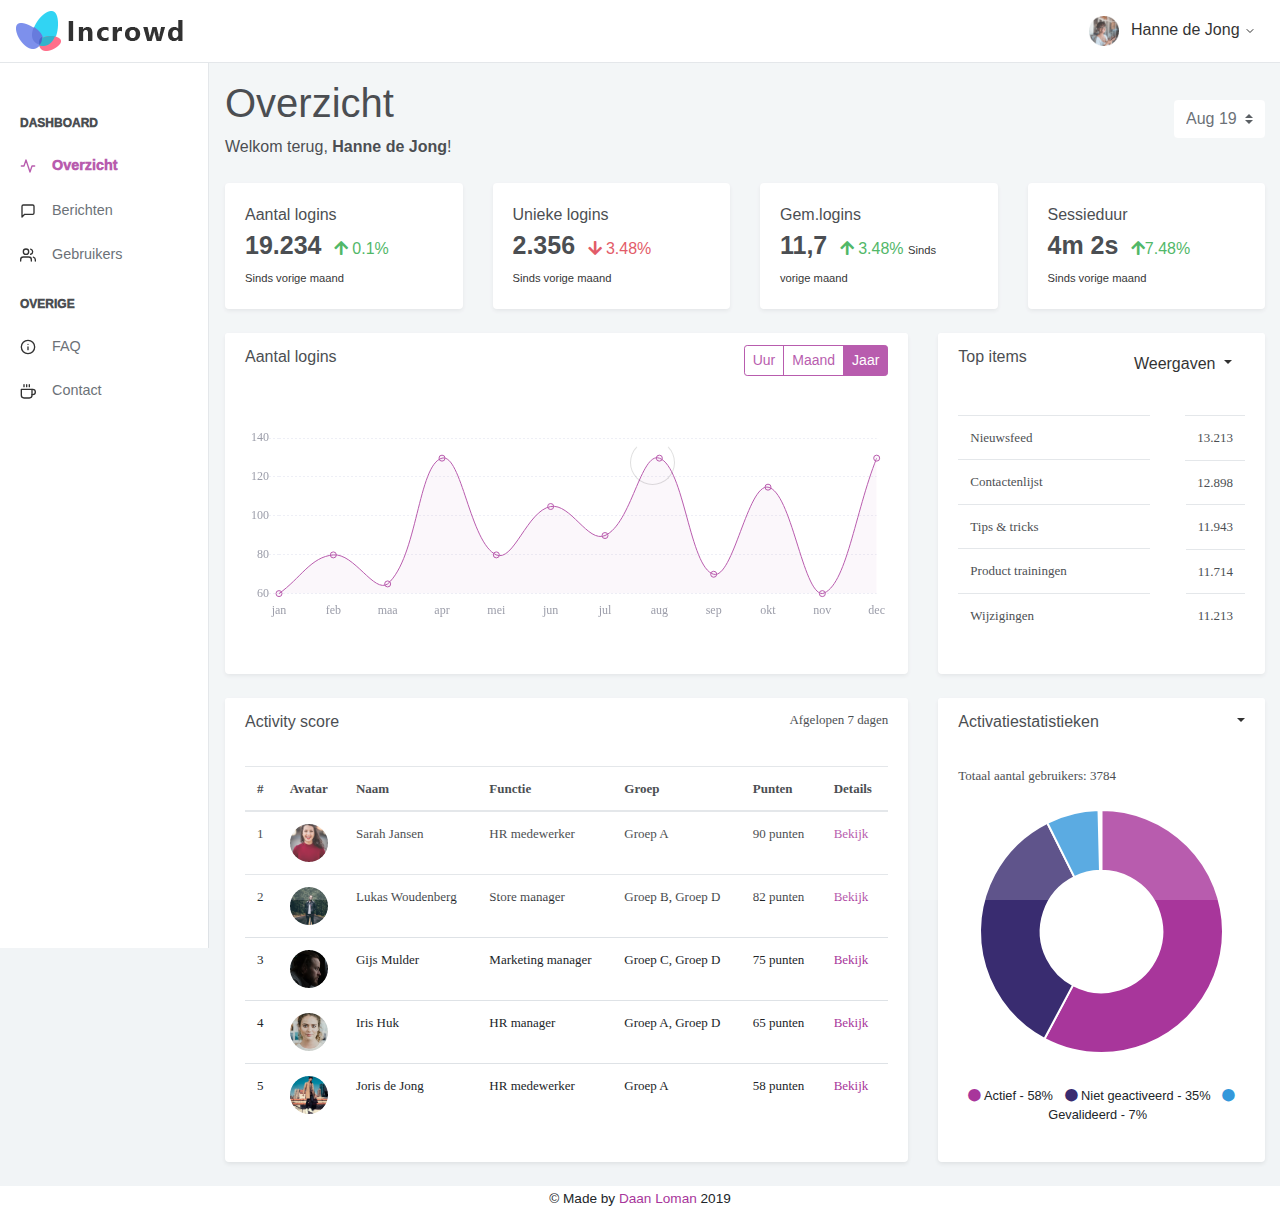
<file: index.html>
<!doctype html>
<html lang="en">

<head>
    <meta charset="utf-8">
    <meta name="viewport" content="width=device-width, initial-scale=1, shrink-to-fit=no">
    <meta name="description" content="">
    <meta name="author" content="Daan Loman">
    <title>Incrowd · User Dashboard</title>


    <!-- Bootstrap core CSS -->
    <link href="css/bootstrap.min.css" rel="stylesheet">

    <!-- Custom styles for this template -->
    <link href="css/style.css" rel="stylesheet">


    <!-- Font Awesome -->
    <link rel="stylesheet" href="https://use.fontawesome.com/releases/v5.11.2/css/all.css">
</head>

<body>

    <!-- PRE LOADER -->
    <section class="preloader">
        <div class="spinner">
            <span class="spinner-rotate"></span>
        </div>
    </section>

    <div class="d-flex" id="wrapper">

        <!-- Sidebar -->
        <div class="bg-white border-right mt-5" id="sidebar-wrapper">

            <div class="list-group list-group-flush mt-5">

                <li class="nav-small-cap">Dashboard</li>

                <a href="index.html" class="list-group-item list-group-item-action border-0 active"><img class="mr-3"
                        src="assets/icons/activity-purple.svg">Overzicht</a>
                <a href="berichten.html" class="list-group-item list-group-item-action border-0"><img class="mr-3"
                        src="assets/icons/message-square.svg">Berichten</a>
                <a href="gebruikers.html" class="list-group-item list-group-item-action border-0"><img class="mr-3"
                        src="assets/icons/users.svg">Gebruikers</a>

                <li class="nav-small-cap">Overige</li>

                <a href="#" class="list-group-item list-group-item-action border-0"><img class="mr-3"
                        src="assets/icons/info.svg">FAQ</a>
                <a href="#" class="list-group-item list-group-item-action border-0"><img class="mr-3"
                        src="assets/icons/coffee.svg">Contact</a>

            </div>
        </div>
        <!-- sidebar-wrapper -->

        <!-- Page Content -->
        <div id="page-content-wrapper">

            <nav class="navbar navbar-expand-lg bg-white border-bottom sticky-top">

                <div class="sidebar-heading"><img src="assets/logo-incrowd-bold.png"> </div>

                <button class="btn" id="menu-toggle"><i class="fas fa-bars"></i></button>

                <!-- Show logo in middle on mobile -->


                <div class="navbar-logo"><img src="assets/logo-incrowd-bold.png"></div>

                <button class="navbar-toggler" type="button" data-toggle="collapse"
                    data-target="#navbarSupportedContent" aria-controls="navbarSupportedContent" aria-expanded="false"
                    aria-label="Toggle navigation">
                    <i class="fas fa-ellipsis-h"></i>
                </button>



                <div class="collapse navbar-collapse" id="navbarSupportedContent">
                    <ul class="navbar-nav ml-auto mt-2 mt-lg-0">
                        <li class="nav-item dropdown">
                            <a class="nav-link black" href="#" id="navbarDropdown" role="button" data-toggle="dropdown"
                                aria-haspopup="true" aria-expanded="false">
                                <img class="mr-2" width="30px" height="30px" src="assets/Avatar.png">
                                Hanne de Jong <img src="assets/icons/chevron-down.svg">
                            </a>
                            <div class="dropdown-menu dropdown-menu-right" aria-labelledby="navbarDropdown">
                                <a class="dropdown-item" href="#"><img class="mr-2"
                                        src="assets/icons/user.svg">Profiel</a>
                                <a class="dropdown-item" href="#"><img class="mr-2"
                                        src="assets/icons/settings.svg">Instellingen</a>
                                <div class="dropdown-divider"></div>
                                <a class="dropdown-item" href="#"><img class="mr-2"
                                        src="assets/icons/log-out.svg">Loguit</a>
                            </div>
                        </li>
                    </ul>
                </div>
            </nav>

            <!-- Place dynamic content here -->
            <div class="container-fluid content">
                <!-- Page Heading -->
                <div class="row mt-3">
                    <div class="col-md-5 mb-2">
                        <h1 class="page-title">Overzicht</h1>
                        <p class="text-gray">Welkom terug, <strong>Hanne de Jong</strong>!</p>
                    </div>
                    <div class="col-md-7 mb-4 align-self-center">
                        <div class="customize-input fl-btn">
                            <select
                                class="custom-select custom-select-set form-control bg-white border-0 custom-shadow custom-radius">
                                <option selected="">Aug 19</option>
                                <option value="1">Jul 19</option>
                                <option value="2">Jun 19</option>
                            </select>
                        </div>
                    </div>
                </div>

                <div class="row">
                    <div class="col-xl-3 col-md-6 mb-4">
                        <div class="card card-stats border-0 shadow-sm">
                            <!-- Card body -->
                            <div class="card-body">
                                <div class="row">
                                    <div class="col">
                                        <p class="mb-0">Aantal logins</p>
                                        <span class="widget-numbers mr-2">19.234</span>
                                        <span class="text-success mr-2"><i class="fa fa-arrow-up"></i> 0.1%
                                            <span class="difference-text">Sinds vorige maand</span>
                                        </span>
                                    </div>
                                    <div class="col-auto">
                                        <div class="icon">

                                        </div>
                                    </div>
                                </div>
                            </div>
                        </div>
                    </div>
                    <div class="col-xl-3 col-md-6 mb-4">
                        <div class="card card-stats border-0 shadow-sm">
                            <!-- Card body -->
                            <div class="card-body">
                                <div class="row">
                                    <div class="col">
                                        <p class="mb-0">Unieke logins</p>
                                        <span class="widget-numbers mr-2">2.356</span>
                                        <span class="text-danger mr-2"><i class="fa fa-arrow-down"></i> 3.48%
                                            <span class="difference-text">Sinds vorige maand</span>
                                        </span>
                                    </div>
                                    <div class="col-auto">
                                        <div class="icon">

                                        </div>
                                    </div>
                                </div>
                            </div>
                        </div>
                    </div>
                    <div class="col-xl-3 col-md-6 mb-4">
                        <div class="card card-stats border-0 shadow-sm">
                            <!-- Card body -->
                            <div class="card-body">
                                <div class="row">
                                    <div class="col">
                                        <p class="mb-0">Gem.logins</p>
                                        <span class="widget-numbers mr-2">11,7</span>
                                        <span class="text-success mr-2"><i class="fa fa-arrow-up"></i> 3.48%
                                            <span class="difference-text">Sinds vorige maand</span>
                                        </span>
                                    </div>
                                    <div class="col-auto">
                                        <div class="icon">

                                        </div>
                                    </div>
                                </div>
                            </div>
                        </div>
                    </div>
                    <div class="col-xl-3 col-md-6 mb-4">
                        <div class="card card-stats border-0 shadow-sm">
                            <!-- Card body -->
                            <div class="card-body">
                                <div class="row">
                                    <div class="col">
                                        <p class="mb-0">Sessieduur</p>
                                        <span class="widget-numbers mr-2">4m 2s</span>
                                        <span class="text-success mr-2"><i class="fa fa-arrow-up"></i>7.48%
                                            <span class="difference-text">Sinds vorige maand</span>
                                        </span>
                                    </div>
                                    <div class="col-auto">
                                        <div class="icon">

                                        </div>
                                    </div>
                                </div>
                            </div>
                        </div>
                    </div>
                </div>
                <!-- End of row -->

                <div class="row">
                    <div class="col-xl-8 col-lg-12 mb-4 d-flex">
                        <div class="card shadow-sm border-0 flex-fill">
                            <div class="card-header bg-white border-0">
                                <div class="float-left">
                                    <div class="widget-heading">Aantal logins</div>
                                </div>
                                <div class="btn-group float-right">
                                    <button class="btn btn-sm brand-btn btn-simple" onclick="perUur()">Uur</button>
                                    <button class="btn btn-sm brand-btn btn-simple" onclick="perMaand()">Maand</button>
                                    <button class="btn btn-sm brand-btn btn-simple active"
                                        onclick="perJaar()">Jaar</button>
                                </div>
                            </div>
                            <div class="card-body mt-4">
                                <canvas id="myChart"></canvas>
                            </div>
                        </div>
                    </div>
                    <div class="col-xl-4 col-lg-12">
                        <div class="card shadow-sm mb-4 border-0">
                            <div class="card-header bg-white border-0">
                                <div class="float-left">
                                    <div class="widget-heading">Top items</div>
                                </div>
                                <div class="float-right">
                                    <div class="float-right">
                                        <button type="button" class="btn btn-outline-custom">
                                            <div class="dropdown no-arrow">
                                                <a class="dropdown-toggle" href="#" role="button" id="dropdownMenuLink"
                                                    data-toggle="dropdown" aria-haspopup="true" aria-expanded="false">
                                                    <i class="fa-sm fa-fw text-gray-400"></i>Weergaven
                                                </a>
                                                <div class="dropdown-menu dropdown-menu-right shadow animated--fade-in"
                                                    aria-labelledby="dropdownMenuLink" x-placement="bottom-end"
                                                    style="position: absolute; will-change: transform; top: 0px; left: 0px; transform: translate3d(17px, 18px, 0px);">
                                                    <div class="dropdown-header">Selecteer activiteit</div>
                                                    <a class="dropdown-item" href="#">Weergaven</a>
                                                    <a class="dropdown-item" href="#">Likes</a>
                                                    <a class="dropdown-item" href="#">Reacties</a>
                                                </div>
                                            </div>
                                        </button>
                                    </div>
                                </div>
                            </div>
                            <div class="card-body">
                                <table class="table" id="dataTable" width="100%" cellspacing="0">


                                    <tbody>
                                        <tr class="custom-table-text">
                                            <td>Nieuwsfeed</td>
                                            <td class="float-right">13.213</td>
                                        </tr>
                                        <tr class="custom-table-text">
                                            <td>Contactenlijst</td>
                                            <td class="float-right">12.898</td>
                                        </tr>
                                        <tr class="custom-table-text">
                                            <td>Tips & tricks</td>
                                            <td class="float-right">11.943</td>
                                        </tr>
                                        <tr class="custom-table-text">
                                            <td>Product trainingen</td>
                                            <td class="float-right">11.714</td>
                                        </tr>
                                        <tr class="custom-table-text">
                                            <td>Wijzigingen</td>
                                            <td class="float-right">11.213</td>
                                        </tr>
                                    </tbody>
                                </table>
                            </div>
                        </div>
                    </div>

                </div>
                <!-- End of row -->

                <div class="row">
                    <div class="col-xl-8 col-lg-12">
                        <div class="card shadow-sm mb-4 border-0">
                            <div class="card-header bg-white border-0">
                                <div class="float-left">
                                    <div class="widget-heading">Activity score</div>
                                </div>
                                <div class="float-right">
                                    <div class="widget-subheading">Afgelopen 7 dagen</div>
                                </div>
                            </div>
                            <div class="card-body">
                                <div class="table-responsive">
                                    <table class="table" id="dataTable" width="100%" cellspacing="0">
                                        <thead>
                                            <tr class="custom-table-text">
                                                <th class="d-none d-sm-table-cell">#</th>
                                                <th>Avatar</th>
                                                <th>Naam</th>
                                                <th class="d-none d-sm-table-cell">Functie</th>
                                                <th class="d-none d-sm-table-cell">Groep</th>
                                                <th>Punten</th>
                                                <th class="d-none d-sm-table-cell">Details</th>
                                            </tr>
                                        </thead>
                                        <tbody>
                                            <tr class="custom-table-text">
                                                <td class="d-none d-sm-table-cell">1</td>
                                                <td><img src="assets/employee1.png"></td>
                                                <td>Sarah Jansen</td>
                                                <td class="d-none d-sm-table-cell">HR medewerker</td>
                                                <td class="d-none d-sm-table-cell">Groep A</td>
                                                <td>90 punten</td>
                                                <td class="d-none d-sm-table-cell"><a class="modal-link"
                                                        data-toggle="modal" data-target="#exampleModalLong"
                                                        href="#">Bekijk</a></td>
                                            </tr>
                                            <tr class="custom-table-text">
                                                <td class="d-none d-sm-table-cell">2</td>
                                                <td><img src="assets/employee2.png"></td>
                                                <td>Lukas Woudenberg</td>
                                                <td class="d-none d-sm-table-cell">Store manager</td>
                                                <td class="d-none d-sm-table-cell">Groep B, Groep D</td>
                                                <td>82 punten</td>
                                                <td class="d-none d-sm-table-cell"><a class="modal-link"
                                                        data-toggle="modal" data-target="#exampleModalLong"
                                                        href="#">Bekijk</a></td>
                                            </tr>
                                            <tr class="custom-table-text">
                                                <td class="d-none d-sm-table-cell">3</td>
                                                <td><img src="assets/employee3.png"></td>
                                                <td>Gijs Mulder</td>
                                                <td class="d-none d-sm-table-cell">Marketing manager</td>
                                                <td class="d-none d-sm-table-cell">Groep C, Groep D</td>
                                                <td>75 punten</td>
                                                <td class="d-none d-sm-table-cell"><a class="modal-link"
                                                        data-toggle="modal" data-target="#exampleModalLong"
                                                        href="#">Bekijk</a></td>
                                            </tr>
                                            <tr class="custom-table-text">
                                                <td class="d-none d-sm-table-cell">4</td>
                                                <td><img src="assets/employee4.png"></td>
                                                <td>Iris Huk</td>
                                                <td class="d-none d-sm-table-cell">HR manager</td>
                                                <td class="d-none d-sm-table-cell">Groep A, Groep D</td>
                                                <td>65 punten</td>
                                                <td class="d-none d-sm-table-cell"><a class="modal-link"
                                                        data-toggle="modal" data-target="#exampleModalLong"
                                                        href="#">Bekijk</a></td>
                                            </tr>
                                            <tr class="custom-table-text">
                                                <td class="d-none d-sm-table-cell">5</td>
                                                <td><img src="assets/employee5.png"></td>
                                                <td>Joris de Jong</td>
                                                <td class="d-none d-sm-table-cell">HR medewerker</td>
                                                <td class="d-none d-sm-table-cell">Groep A</td>
                                                <td>58 punten</td>
                                                <td class="d-none d-sm-table-cell"><a class="modal-link"
                                                        data-toggle="modal" data-target="#exampleModalLong"
                                                        href="#">Bekijk</a></td>
                                            </tr>
                                        </tbody>
                                    </table>
                                </div>
                            </div>
                        </div>
                    </div>


                    <!-- Modal -->
                    <div class="modal fade" id="exampleModalLong" tabindex="-1" role="dialog"
                        aria-labelledby="exampleModalLongTitle" aria-hidden="true">
                        <div class="modal-dialog" role="document">
                            <div class="modal-content">
                                <div class="modal-header">
                                    <h5 class="modal-title" id="exampleModalLongTitle">Sarah Jansen</h5>
                                    <button type="button" class="close" data-dismiss="modal" aria-label="Close">
                                        <span aria-hidden="true">&times;</span>
                                    </button>
                                </div>
                                <div class="modal-body">
                                    <canvas id="modalchart"></canvas>
                                </div>
                                <div class="modal-footer">
                                    <button type="button" class="btn btn-primary btn-purple"
                                        data-dismiss="modal">Sluiten</button>
                                </div>
                            </div>
                        </div>
                    </div>

                    <div class="col-xl-4 col-lg-12 d-flex">
                        <div class="card shadow-sm mb-4 border-0 flex-fill">
                            <div class="card-header bg-white border-0">
                                <div class="float-left">
                                    <div class="widget-heading">Activatiestatistieken</div>
                                </div>
                                <div class="float-right">
                                    <div class="float-right">
                                        <div class="dropdown no-arrow">
                                            <a class="dropdown-toggle" href="#" role="button" id="dropdownMenuLink"
                                                data-toggle="dropdown" aria-haspopup="true" aria-expanded="false">
                                                <i class="fa-sm fa-fw text-gray-400"></i>
                                            </a>
                                            <div class="dropdown-menu dropdown-menu-right shadow animated--fade-in"
                                                aria-labelledby="dropdownMenuLink" x-placement="bottom-end"
                                                style="position: absolute; will-change: transform; top: 0px; left: 0px; transform: translate3d(17px, 18px, 0px);">
                                                <div class="dropdown-header">Selecteer activiteit</div>
                                                <a class="dropdown-item" href="#">Dag</a>
                                                <a class="dropdown-item" href="#">Week</a>
                                                <a class="dropdown-item" href="#">Maand</a>
                                            </div>
                                        </div>
                                    </div>
                                </div>
                            </div>
                            <div class="card-body">
                                <div class="widget-subheading">Totaal aantal gebruikers: 3784</div>
                                <div class="chart-pie pt-4 pb-2">
                                    <div class="chartjs-size-monitor">
                                        <div class="chartjs-size-monitor-expand">
                                            <div class=""></div>
                                        </div>
                                        <div class="chartjs-size-monitor-shrink">
                                            <div class=""></div>
                                        </div>
                                    </div>
                                    <canvas id="myPieChart" width="328" height="306" class="chartjs-render-monitor"
                                        style="display: block; height: 245px; width: 263px;"></canvas>
                                </div>
                                <div class="mt-4 text-center small">
                                    <span class="mr-2">
                                        <i class="fas fa-circle purple-circle"></i> Actief - 58%
                                    </span>
                                    <span class="mr-2">
                                        <i class="fas fa-circle darkblue-circle"></i> Niet geactiveerd - 35%
                                    </span>
                                    <span class="mr-2">
                                        <i class="fas fa-circle blue-circle"></i> Gevalideerd - 7%
                                    </span>
                                </div>
                            </div>
                        </div>
                    </div>
                </div>
                <!-- End of row -->


            </div>

            <!-- Footer -->
            <footer class="sticky-footer bg-white">
                <div class="container my-auto">
                    <div class="copyright text-center my-auto">
                        <span class="username">&copy; Made by <a href="https://www.daanloman.nl" target="_blank"
                                class="brand-color">Daan Loman</a> 2019</span>
                    </div>
                </div>
            </footer>
            <!-- End of Footer -->

        </div>
        <!-- /#page-content-wrapper -->

    </div>
    <!-- /#wrapper -->





    <!-- Javascript files -->
    <script src="js/jquery.min.js"></script>

    <!-- Bootstrap javascript -->
    <script src="js/bootstrap.bundle.min.js"></script>

    <!-- Page level plugins -->
    <script src="js/Chart.min.js"></script>
    <script src="js/chart-pie-demo.js"></script>
    <script src="js/activityscore.js"></script>
    <script src="js/logins.js"></script>

    <!-- Custom Javascript files -->
    <script src="js/custom.js"></script>

    <!-- Menu Toggle Script -->
    <script>
        $("#menu-toggle").click(function (e) {
            e.preventDefault();
            $("#wrapper").toggleClass("toggled");
        });
    </script>


    <!-- Change button -->
    <script>
        $("button").click(function () {
            $(this).find("i").toggleClass("fa-times");
        });
    </script>

    <!-- Button active class -->
    <script>
        $('.btn-group button').on('click', function () {
            $(this).siblings().removeClass('active')
            $(this).addClass('active');
        })
    </script>

</body>

</html>
</file>
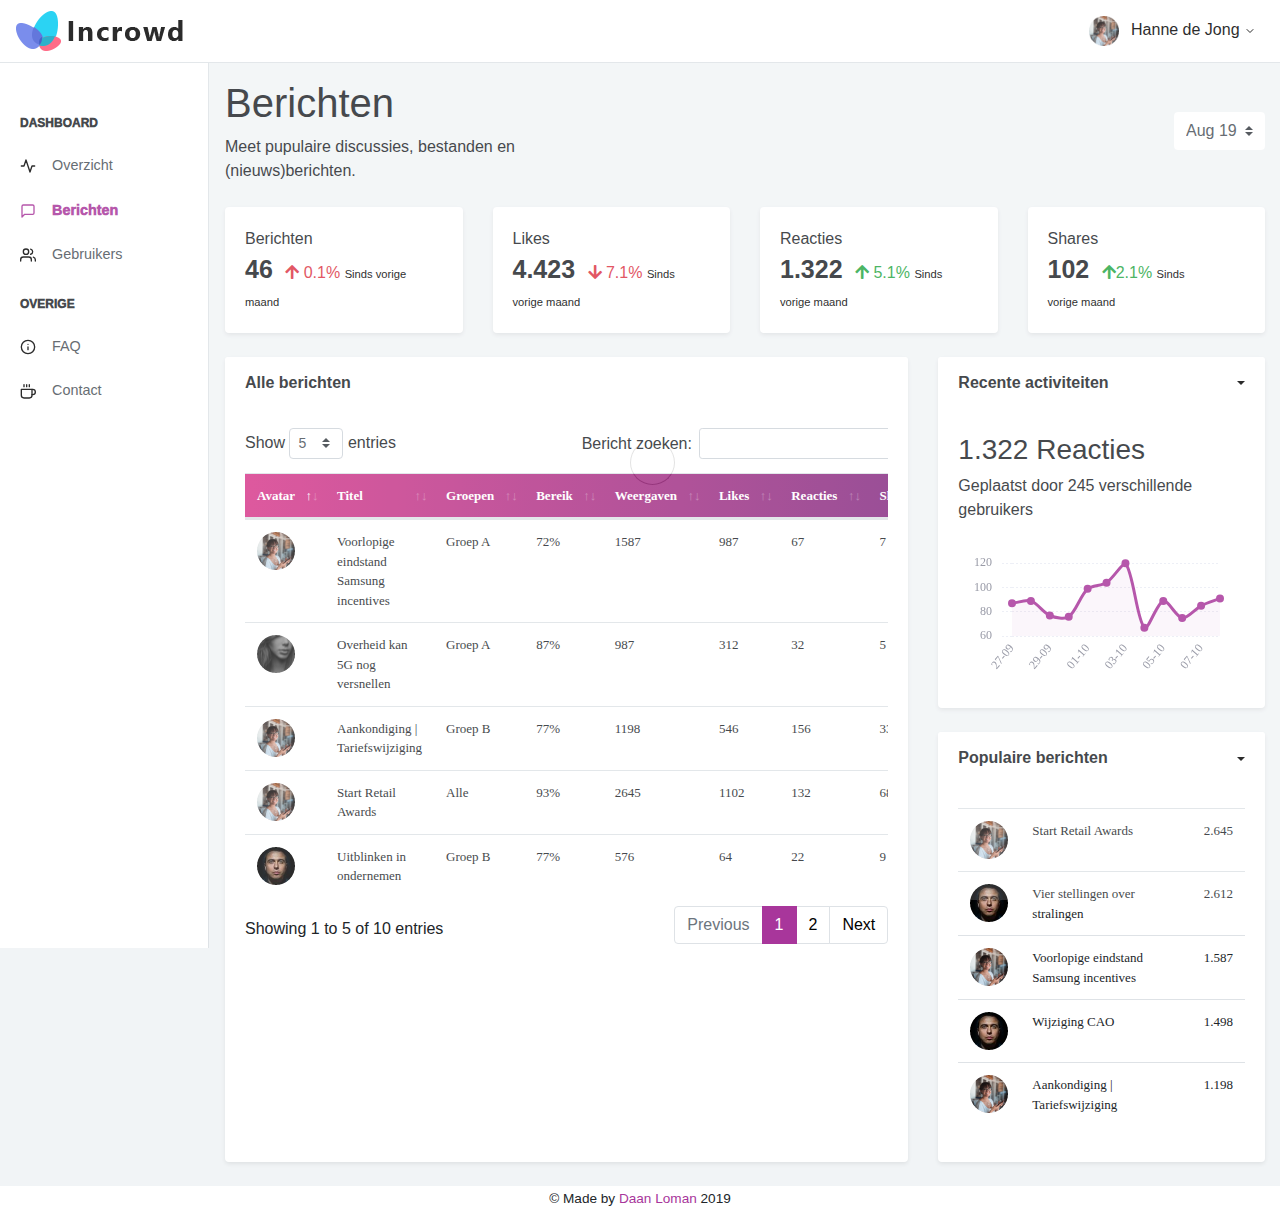
<file: berichten.html>
<!doctype html>
<html lang="en">

<head>
    <meta charset="utf-8">
    <meta name="viewport" content="width=device-width, initial-scale=1, shrink-to-fit=no">
    <meta name="description" content="">
    <meta name="author" content="Daan Loman">
    <title>Incrowd · User Dashboard</title>


    <!-- Bootstrap core CSS -->
    <link href="css/bootstrap.min.css" rel="stylesheet">
    <link rel="stylesheet" href="css/dataTables.bootstrap4.min.css">

    <!-- Custom styles for this template -->
    <link href="css/style.css" rel="stylesheet">


    <!-- Font Awesome -->
    <link rel="stylesheet" href="https://use.fontawesome.com/releases/v5.11.2/css/all.css">
</head>

<body>

    <!-- PRE LOADER -->
    <section class="preloader">
        <div class="spinner">
            <span class="spinner-rotate"></span>
        </div>
    </section>

    <div class="d-flex" id="wrapper">

        <!-- Sidebar -->
        <div class="bg-white border-right mt-5" id="sidebar-wrapper">

            <div class="list-group list-group-flush mt-5">

                <li class="nav-small-cap">Dashboard</li>

                <a href="index.html" class="list-group-item list-group-item-action border-0"><img class="mr-3"
                        src="assets/icons/activity.svg">Overzicht</a>
                <a href="berichten.html" class="list-group-item list-group-item-action border-0 active"><img
                        class="mr-3" src="assets/icons/message-square-purple.svg">Berichten</a>
                <a href="gebruikers.html" class="list-group-item list-group-item-action border-0"><img class="mr-3"
                        src="assets/icons/users.svg">Gebruikers</a>

                <li class="nav-small-cap">Overige</li>

                <a href="#" class="list-group-item list-group-item-action border-0"><img class="mr-3"
                        src="assets/icons/info.svg">FAQ</a>
                <a href="#" class="list-group-item list-group-item-action border-0"><img class="mr-3"
                        src="assets/icons/coffee.svg">Contact</a>

            </div>
        </div>
        <!-- sidebar-wrapper -->

        <!-- Page Content -->
        <div id="page-content-wrapper">

            <nav class="navbar navbar-expand-lg bg-white border-bottom sticky-top">

                <div class="sidebar-heading"><img src="assets/logo-incrowd-bold.png"> </div>

                <button class="btn" id="menu-toggle"><i class="fas fa-bars"></i></button>

                <!-- Show logo in middle on mobile -->


                <div class="navbar-logo"><img src="assets/logo-incrowd-bold.png"></div>

                <button class="navbar-toggler" type="button" data-toggle="collapse"
                    data-target="#navbarSupportedContent" aria-controls="navbarSupportedContent" aria-expanded="false"
                    aria-label="Toggle navigation">
                    <i class="fas fa-ellipsis-h"></i>
                </button>



                <div class="collapse navbar-collapse" id="navbarSupportedContent">
                    <ul class="navbar-nav ml-auto mt-2 mt-lg-0">
                        <li class="nav-item dropdown">
                            <a class="nav-link black" href="#" id="navbarDropdown" role="button" data-toggle="dropdown"
                                aria-haspopup="true" aria-expanded="false">
                                <img class="mr-2" width="30px" height="30px" src="assets/Avatar.png">
                                Hanne de Jong <img src="assets/icons/chevron-down.svg">
                            </a>
                            <div class="dropdown-menu dropdown-menu-right" aria-labelledby="navbarDropdown">
                                <a class="dropdown-item" href="#"><img class="mr-2"
                                        src="assets/icons/user.svg">Profiel</a>
                                <a class="dropdown-item" href="#"><img class="mr-2"
                                        src="assets/icons/settings.svg">Instellingen</a>
                                <div class="dropdown-divider"></div>
                                <a class="dropdown-item" href="#"><img class="mr-2"
                                        src="assets/icons/log-out.svg">Loguit</a>
                            </div>
                        </li>
                    </ul>
                </div>
            </nav>

            <!-- Place dynamic content here -->
            <div class="container-fluid content">
                <!-- Page Heading -->
                <div class="row mt-3">
                    <div class="col-md-5 mb-2">
                        <h1 class="page-title">Berichten</h1>
                        <p class="text-gray">Meet pupulaire discussies, bestanden en (nieuws)berichten.</p>
                    </div>
                    <div class="col-md-7 mb-4 align-self-center">
                        <div class="customize-input fl-btn">
                            <select
                                class="custom-select custom-select-set form-control bg-white border-0 custom-shadow custom-radius">
                                <option selected="">Aug 19</option>
                                <option value="1">Jul 19</option>
                                <option value="2">Jun 19</option>
                            </select>
                        </div>
                    </div>
                </div>

                <div class="row">
                    <div class="col-xl-3 col-md-6 mb-4">
                        <div class="card card-stats border-0 shadow-sm">
                            <!-- Card body -->
                            <div class="card-body">
                                <div class="row">
                                    <div class="col">
                                        <p class="mb-0">Berichten</p>
                                        <span class="widget-numbers mr-2">46</span>
                                        <span class="text-danger mr-2"><i class="fa fa-arrow-up"></i> 0.1%
                                            <span class="difference-text">Sinds vorige maand</span>
                                        </span>
                                    </div>
                                    <div class="col-auto">
                                        <div class="icon">

                                        </div>
                                    </div>
                                </div>
                            </div>
                        </div>
                    </div>
                    <div class="col-xl-3 col-md-6 mb-4">
                        <div class="card card-stats border-0 shadow-sm">
                            <!-- Card body -->
                            <div class="card-body">
                                <div class="row">
                                    <div class="col">
                                        <p class="mb-0">Likes</p>
                                        <span class="widget-numbers mr-2">4.423</span>
                                        <span class="text-danger mr-2"><i class="fa fa-arrow-down"></i> 7.1%
                                            <span class="difference-text">Sinds vorige maand</span>
                                        </span>
                                    </div>
                                    <div class="col-auto">
                                        <div class="icon">

                                        </div>
                                    </div>
                                </div>
                            </div>
                        </div>
                    </div>
                    <div class="col-xl-3 col-md-6 mb-4">
                        <div class="card card-stats border-0 shadow-sm">
                            <!-- Card body -->
                            <div class="card-body">
                                <div class="row">
                                    <div class="col">
                                        <p class="mb-0">Reacties</p>
                                        <span class="widget-numbers mr-2">1.322</span>
                                        <span class="text-success mr-2"><i class="fa fa-arrow-up"></i> 5.1%
                                            <span class="difference-text">Sinds vorige maand</span>
                                        </span>
                                    </div>
                                    <div class="col-auto">
                                        <div class="icon">

                                        </div>
                                    </div>
                                </div>
                            </div>
                        </div>
                    </div>
                    <div class="col-xl-3 col-md-6 mb-4">
                        <div class="card card-stats border-0 shadow-sm">
                            <!-- Card body -->
                            <div class="card-body">
                                <div class="row">
                                    <div class="col">
                                        <p class="mb-0">Shares</p>
                                        <span class="widget-numbers mr-2">102</span>
                                        <span class="text-success mr-2"><i class="fa fa-arrow-up"></i>2.1%
                                            <span class="difference-text">Sinds vorige maand</span>
                                        </span>
                                    </div>
                                    <div class="col-auto">
                                        <div class="icon">

                                        </div>
                                    </div>
                                </div>
                            </div>
                        </div>
                    </div>
                </div>
                <!-- End of row -->

                <div class="row">
                    <div class="col-md-12 col-xs-12 col-lg-12 col-xl-8 d-flex">
                        <!-- DataTales Example -->
                        <div class="card shadow-sm mb-4 border-0 flex-fill">
                            <div class="card-header bg-white py-3 border-0">
                                <h6 class="m-0 font-weight-bold">Alle berichten</h6>
                            </div>
                            <div class="card-body">
                                <div class="table-responsive">
                                    <table class="table" id="dataTable" width="100%" cellspacing="0">
                                        <thead>
                                            <tr class="custom-table-text bg-purple">
                                                <th class="d-none d-sm-table-cell">Avatar</th>
                                                <th>Titel</th>
                                                <th class="d-none d-sm-table-cell">Groepen</th>
                                                <th>Bereik</th>
                                                <th>Weergaven</th>
                                                <th>Likes</th>
                                                <th>Reacties</th>
                                                <th class="d-none d-sm-table-cell">Shares</th>
                                                <th class="d-none d-sm-table-cell">Analytics</th>
                                            </tr>
                                        </thead>

                                        <tbody>
                                            <tr class="custom-table-text">
                                                <td class="d-none d-sm-table-cell"><img src="assets/Avatar.png"></td>
                                                <td>Voorlopige eindstand Samsung incentives</td>
                                                <td class="d-none d-sm-table-cell">Groep A</td>
                                                <td>72%</td>
                                                <td>1587</td>
                                                <td>987</td>
                                                <td>67</td>
                                                <td class="d-none d-sm-table-cell">7</td>
                                                <td class="d-none d-sm-table-cell">Bekijk</td>
                                            </tr>
                                            <tr class="custom-table-text">
                                                <td class="d-none d-sm-table-cell"><img src="assets/Avatar2.png"></td>
                                                <td>Overheid kan 5G nog versnellen</td>
                                                <td class="d-none d-sm-table-cell">Groep A</td>
                                                <td>87%</td>
                                                <td>987</td>
                                                <td>312</td>
                                                <td>32</td>
                                                <td class="d-none d-sm-table-cell">5</td>
                                                <td class="d-none d-sm-table-cell">Bekijk</td>
                                            </tr>
                                            <tr class="custom-table-text">
                                                <td class="d-none d-sm-table-cell"><img src="assets/Avatar.png"></td>
                                                <td>Aankondiging | Tariefswijziging</td>
                                                <td class="d-none d-sm-table-cell">Groep B</td>
                                                <td>77%</td>
                                                <td>1198</td>
                                                <td>546</td>
                                                <td>156</td>
                                                <td class="d-none d-sm-table-cell">33</td>
                                                <td class="d-none d-sm-table-cell">Bekijk</td>
                                            </tr>
                                            <tr class="custom-table-text">
                                                <td class="d-none d-sm-table-cell"><img src="assets/Avatar.png"></td>
                                                <td>Start Retail Awards</td>
                                                <td class="d-none d-sm-table-cell">Alle</td>
                                                <td>93%</td>
                                                <td>2645</td>
                                                <td>1102</td>
                                                <td>132</td>
                                                <td class="d-none d-sm-table-cell">68</td>
                                                <td class="d-none d-sm-table-cell">Bekijk</td>
                                            </tr>
                                            <tr class="custom-table-text">
                                                <td class="d-none d-sm-table-cell"><img src="assets/Avatar3.png"></td>
                                                <td>Uitblinken in ondernemen</td>
                                                <td class="d-none d-sm-table-cell">Groep B</td>
                                                <td>77%</td>
                                                <td>576</td>
                                                <td>64</td>
                                                <td>22</td>
                                                <td class="d-none d-sm-table-cell">9</td>
                                                <td class="d-none d-sm-table-cell">Bekijk</td>
                                            </tr>
                                            <tr class="custom-table-text">
                                                <td class="d-none d-sm-table-cell"><img src="assets/Avatar.png"></td>
                                                <td>Voorlopige eindstand Samsung incentives</td>
                                                <td class="d-none d-sm-table-cell">Groep A</td>
                                                <td>72%</td>
                                                <td>1587</td>
                                                <td>987</td>
                                                <td>67</td>
                                                <td class="d-none d-sm-table-cell">7</td>
                                                <td class="d-none d-sm-table-cell">Bekijk</td>
                                            </tr>
                                            <tr class="custom-table-text">
                                                <td class="d-none d-sm-table-cell"><img src="assets/Avatar2.png"></td>
                                                <td>Overheid kan 5G nog versnellen</td>
                                                <td class="d-none d-sm-table-cell">Groep A</td>
                                                <td>87%</td>
                                                <td>987</td>
                                                <td>312</td>
                                                <td>32</td>
                                                <td class="d-none d-sm-table-cell">5</td>
                                                <td class="d-none d-sm-table-cell">Bekijk</td>
                                            </tr>
                                            <tr class="custom-table-text">
                                                <td class="d-none d-sm-table-cell"><img src="assets/Avatar.png"></td>
                                                <td>Aankondiging | Tariefswijziging</td>
                                                <td class="d-none d-sm-table-cell">Groep B</td>
                                                <td>77%</td>
                                                <td>1198</td>
                                                <td>546</td>
                                                <td>156</td>
                                                <td class="d-none d-sm-table-cell">33</td>
                                                <td class="d-none d-sm-table-cell">Bekijk</td>
                                            </tr>
                                            <tr class="custom-table-text">
                                                <td class="d-none d-sm-table-cell"><img src="assets/Avatar.png"></td>
                                                <td>Start Retail Awards</td>
                                                <td class="d-none d-sm-table-cell">Alle</td>
                                                <td>93%</td>
                                                <td>2645</td>
                                                <td>1102</td>
                                                <td>132</td>
                                                <td class="d-none d-sm-table-cell">68</td>
                                                <td class="d-none d-sm-table-cell">Bekijk</td>
                                            </tr>
                                            <tr class="custom-table-text">
                                                <td class="d-none d-sm-table-cell"><img src="assets/Avatar3.png"></td>
                                                <td>Uitblinken in ondernemen</td>
                                                <td class="d-none d-sm-table-cell">Groep B</td>
                                                <td>77%</td>
                                                <td>576</td>
                                                <td>64</td>
                                                <td>22</td>
                                                <td class="d-none d-sm-table-cell">9</td>
                                                <td class="d-none d-sm-table-cell">Bekijk</td>
                                            </tr>
                                        </tbody>
                                    </table>
                                </div>
                            </div>
                        </div>
                    </div>
                    <div class="col-md-12 col-xs-12 col-lg-12 col-xl-4">

                        <!-- Area chart -->
                        <div class="row">
                            <div class="col-md-12 col-xs-12 col-lg-12 col-xl-12">
                                <div class="card shadow-sm mb-4 border-0">
                                    <div class="card-header bg-white py-3 border-0">
                                        <div class="float-left">
                                            <h6 class="m-0 font-weight-bold">Recente activiteiten</h6>
                                        </div>
                                        <div class="float-right">
                                            <div class="float-right">
                                                <div class="dropdown no-arrow">
                                                    <a class="dropdown-toggle" href="#" role="button"
                                                        id="dropdownMenuLink" data-toggle="dropdown"
                                                        aria-haspopup="true" aria-expanded="false">
                                                        <i class="fa-sm fa-fw text-gray-400"></i>
                                                    </a>
                                                    <div class="dropdown-menu dropdown-menu-right shadow animated--fade-in"
                                                        aria-labelledby="dropdownMenuLink" x-placement="bottom-end"
                                                        style="position: absolute; will-change: transform; top: 0px; left: 0px; transform: translate3d(17px, 18px, 0px);">
                                                        <div class="dropdown-header">Selecteer activiteit</div>
                                                        <a class="dropdown-item" href="#">Dag</a>
                                                        <a class="dropdown-item" href="#">Week</a>
                                                        <a class="dropdown-item" href="#">Maand</a>
                                                    </div>
                                                </div>
                                            </div>
                                        </div>
                                    </div>
                                    <div class="card-body">
                                        <h3>1.322 Reacties</h3>
                                        <p>Geplaatst door 245 verschillende gebruikers</p>

                                        <div class="chart-area">
                                            <canvas id="myAreaChart"></canvas>
                                        </div>
                                    </div>
                                </div>
                            </div>
                        </div> <!-- End of row -->

                        <!-- Populaire berichten area -->
                        <div class="card shadow-sm mb-4 border-0">
                            <div class="card-header bg-white py-3 border-0">
                                <div class="float-left">
                                    <h6 class="m-0 font-weight-bold">Populaire berichten</h6>
                                </div>
                                <div class="float-right">
                                    <div class="float-right">
                                        <div class="dropdown no-arrow">
                                            <a class="dropdown-toggle" href="#" role="button" id="dropdownMenuLink"
                                                data-toggle="dropdown" aria-haspopup="true" aria-expanded="false">
                                                <i class="fa-sm fa-fw text-gray-400"></i>
                                            </a>
                                            <div class="dropdown-menu dropdown-menu-right shadow animated--fade-in"
                                                aria-labelledby="dropdownMenuLink" x-placement="bottom-end"
                                                style="position: absolute; will-change: transform; top: 0px; left: 0px; transform: translate3d(17px, 18px, 0px);">
                                                <div class="dropdown-header">Selecteer activiteit</div>
                                                <a class="dropdown-item" href="#">Dag</a>
                                                <a class="dropdown-item" href="#">Week</a>
                                                <a class="dropdown-item" href="#">Maand</a>
                                            </div>
                                        </div>
                                    </div>
                                </div>

                            </div>
                            <div class="card-body">
                                <div class="table-responsive">
                                    <table class="table" id="dataTable" width="100%" cellspacing="0">


                                        <tbody>
                                            <tr class="custom-table-text">
                                                <td><img src="assets/Avatar.png"></td>
                                                <td>Start Retail Awards</td>
                                                <td>2.645</td>
                                            </tr>
                                            <tr class="custom-table-text">
                                                <td><img src="assets/Avatar3.png"></td>
                                                <td>Vier stellingen over stralingen</td>
                                                <td>2.612</td>
                                            </tr>
                                            <tr class="custom-table-text">
                                                <td><img src="assets/Avatar.png"></td>
                                                <td>Voorlopige eindstand Samsung incentives</td>
                                                <td>1.587</td>
                                            </tr>
                                            <tr class="custom-table-text">
                                                <td><img src="assets/Avatar3.png"></td>
                                                <td>Wijziging CAO</td>
                                                <td>1.498</td>
                                            </tr>
                                            <tr class="custom-table-text">
                                                <td><img src="assets/Avatar.png"></td>
                                                <td>Aankondiging | Tariefswijziging</td>
                                                <td>1.198</td>
                                            </tr>
                                        </tbody>
                                    </table>
                                </div>
                            </div>
                        </div>
                    </div>
                </div><!-- End of row -->


            </div>

            <!-- Footer -->
            <footer class="sticky-footer bg-white">
                <div class="container my-auto">
                    <div class="copyright text-center my-auto">
                        <span class="username">&copy; Made by <a href="https://www.daanloman.nl" target="_blank"
                                class="brand-color">Daan Loman</a> 2019</span>
                    </div>
                </div>
            </footer>
            <!-- End of Footer -->

        </div>
        <!-- /#page-content-wrapper -->

    </div>
    <!-- /#wrapper -->





    <!-- Javascript files -->
    <script src="js/jquery.min.js"></script>

    <!-- Bootstrap javascript -->
    <script src="js/bootstrap.bundle.min.js"></script>

    <!-- Page level plugins -->
    <script src="js/custom.js"></script>
    <script src="js/jquery.dataTables.min.js"></script>
    <script src="js/dataTables.bootstrap4.min.js"></script>
    <script src="js/Chart.min.js"></script>

    <!-- Page level custom scripts -->
    <script src="js/datatables-demo.js"></script>
    <script src="js/chart-area-demo.js"></script>

    <!-- Menu Toggle Script -->
    <script>
        $("#menu-toggle").click(function (e) {
            e.preventDefault();
            $("#wrapper").toggleClass("toggled");
        });
    </script>


    <!-- Change button -->
    <script>
        $("button").click(function () {
            $(this).find("i").toggleClass("fa-times");
        });
    </script>

    <!-- Button active class -->
    <script>
        $('.btn-group button').on('click', function () {
            $(this).siblings().removeClass('active')
            $(this).addClass('active');
        })
    </script>

</body>

</html>
</file>
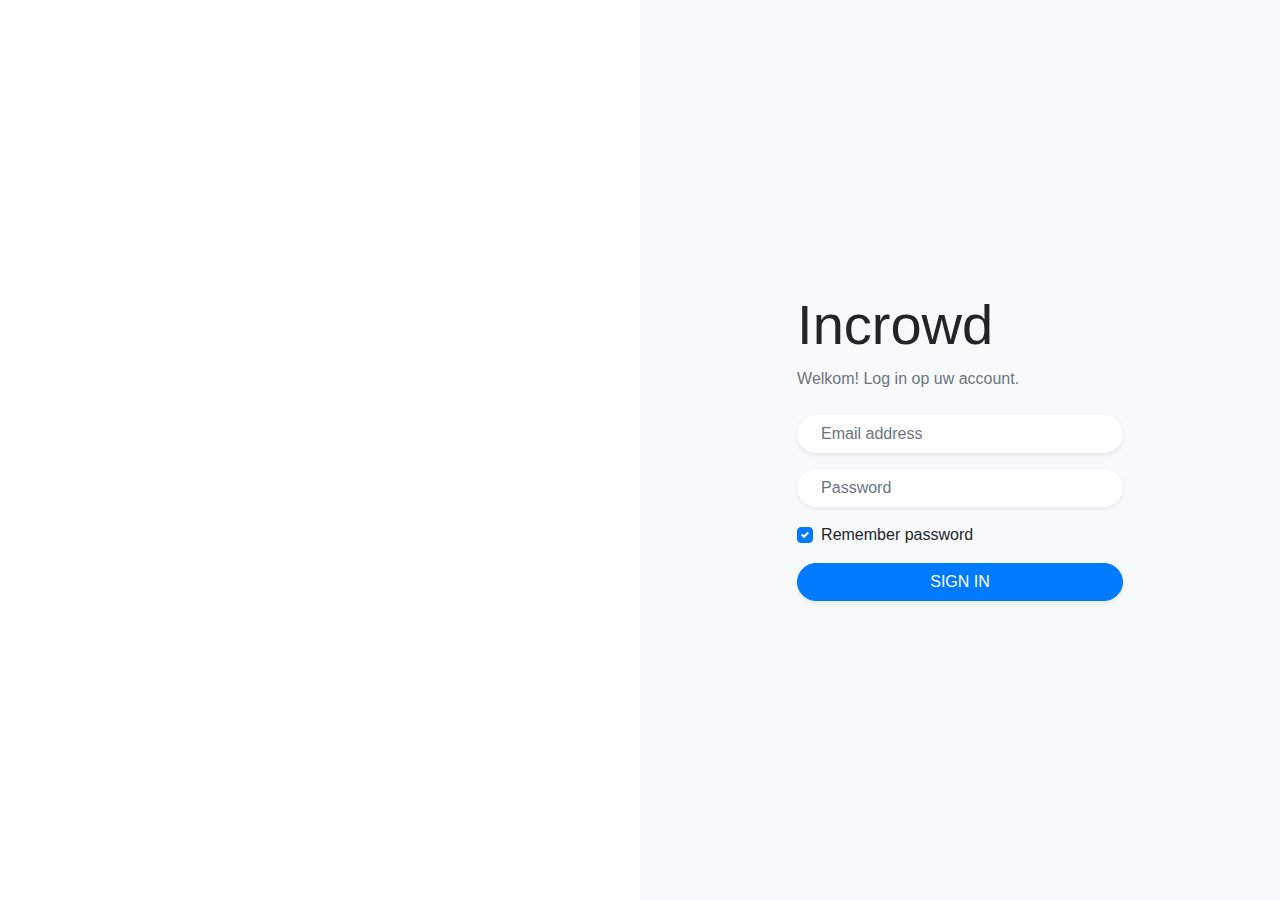
<file: split-page.html>
<!doctype html>
<html lang="en">

<head>
    <meta charset="utf-8">
    <meta name="viewport" content="width=device-width, initial-scale=1, shrink-to-fit=no">
    <meta name="description" content="">
    <meta name="author" content="Daan Loman">
    <title>Incrowd · User Dashboard</title>


    <!-- Bootstrap core CSS -->
    <link href="css/bootstrap.min.css" rel="stylesheet">

    <!-- Custom styles for this template -->
    <link href="css/style2.css" rel="stylesheet">


    <!-- Font Awesome -->
    <link rel="stylesheet" href="https://use.fontawesome.com/releases/v5.11.2/css/all.css">
</head>

<body>

    <!-- PRE LOADER -->
    <section class="preloader">
        <div class="spinner">
            <span class="spinner-rotate"></span>
        </div>
    </section>

    <div class="container-fluid">
        <div class="row no-gutter">
            <!-- The image half -->
            <div class="col-md-6 d-none d-md-flex bg-image"></div>


            <!-- The content half -->
            <div class="col-md-6 bg-light">
                <div class="login d-flex align-items-center py-5">

                    <!-- Demo content-->
                    <div class="container">
                        <div class="row">
                            <div class="col-lg-10 col-xl-7 mx-auto">
                                <h3 class="display-4">Incrowd</h3>
                                <p class="text-muted mb-4">Welkom! Log in op uw account.</p>
                                <form>
                                    <div class="form-group mb-3">
                                        <input id="inputEmail" type="email" placeholder="Email address" required=""
                                            autofocus="" class="form-control rounded-pill border-0 shadow-sm px-4">
                                    </div>
                                    <div class="form-group mb-3">
                                        <input id="inputPassword" type="password" placeholder="Password" required=""
                                            class="form-control rounded-pill border-0 shadow-sm px-4 text-primary">
                                    </div>
                                    <div class="custom-control custom-checkbox mb-3">
                                        <input id="customCheck1" type="checkbox" checked class="custom-control-input">
                                        <label for="customCheck1" class="custom-control-label">Remember password</label>
                                    </div>
                                    <button type="submit"
                                        class="btn btn-primary btn-block text-uppercase mb-2 rounded-pill purple shadow-sm">
                                        <a href="index.html">Sign in</a>
                                    </button>
                                </form>
                            </div>
                        </div>
                    </div><!-- End -->

                </div>
            </div><!-- End -->

        </div>
    </div>





    <!-- Javascript files -->
    <script src="js/jquery.min.js"></script>

    <!-- Bootstrap javascript -->
    <script src="js/bootstrap.bundle.min.js"></script>

    <!-- Page level plugins -->
    <script src="js/Chart.min.js"></script>
    <script src="js/chart-pie-demo.js"></script>
    <script src="js/activityscore.js"></script>
    <script src="js/logins.js"></script>

    <!-- Custom Javascript files -->
    <script src="js/custom.js"></script>

    <!-- Menu Toggle Script -->
    <script>
        $("#menu-toggle").click(function (e) {
            e.preventDefault();
            $("#wrapper").toggleClass("toggled");
        });
    </script>


    <!-- Change button -->
    <script>
        $("button").click(function () {
            $(this).find("i").toggleClass("fa-times");
        });
    </script>

    <!-- Button active class -->
    <script>
        $('.btn-group button').on('click', function () {
            $(this).siblings().removeClass('active')
            $(this).addClass('active');
        })
    </script>

</body>

</html>
</file>
<file: css/style.css>
body {
    overflow-x: hidden;
    font-family: 'Source Sans Pro light', sans-serif;
}

#wrapper {
    background-color: #f1f4f6;
}

/* .navbar {
    padding: 0.875rem 1.25rem;
}*/

.navbar-logo {
    margin: 0px auto 0px auto;
    display: none;
}

.content {
    width: calc(100% - 210px);
    margin-right: 0;
}

.content a {
    color: #000;
}

.button:focus {
    outline: none!important;
}




/* ---------------------------------------------------
    BUTTON STYLE
----------------------------------------------------- */

.btn:focus {
    border-color: transparent;
    box-shadow: 0 0 0 3px rgba(255, 255, 255, .25);
}

.btn:focus,
.btn:active {
    outline: none !important;
    box-shadow: none !important;
}

.fl-btn {
    float: right;
}


/*.btn:not(:disabled):not(.disabled).active,
.btn:not(:disabled):not(.disabled):active {
    box-shadow: 2px 2px 6px rgba(0, 0, 0, .4);
    background-color: #A8369B;
    border-color: #A8369B;
}*/


/* ---------------------------------------------------
    SIDEBAR NAVBAR STYLE
----------------------------------------------------- */

#sidebar-wrapper {
    min-height: 100vh;
    margin-left: -15rem;
    -webkit-transition: margin .25s ease-out;
    -moz-transition: margin .25s ease-out;
    -o-transition: margin .25s ease-out;
    transition: margin .25s ease-out;
    position: fixed;
    z-index: 1010;
}

#sidebar-wrapper .sidebar-heading {
    padding: 0.875rem 1.25rem;
    font-size: 1.2rem;
}

#sidebar-wrapper .list-group {
    width: 13rem;
}

#page-content-wrapper {
    min-width: 100vw;
}

#wrapper.toggled #sidebar-wrapper {
    margin-left: 0;
}

@media (min-width: 768px) {
    #sidebar-wrapper {
        margin-left: 0;
    }
    #page-content-wrapper {
        min-width: 0;
        width: 100%;
    }
    #wrapper.toggled #sidebar-wrapper {
        margin-left: -15rem;
    }
    #menu-toggle {
        display: none;
    }
    
    #nav-icon1 {
        display: none;
    }
}


/* ---------------------------------------------------
    MEDIAQUERIES
----------------------------------------------------- */

@media (max-width: 768px) {
    .navbar-logo {
        display: flex!important;
    }
    .fl-btn {
        float: none!important;
    }
    .content {
        width: 100%;
    }
    .sidebar-heading {
        display: none;
    }
}


/* ---------------------------------------------------
    END OF SIDEBAR NAVBAR STYLE
----------------------------------------------------- */


/* ---------------------------------------------------
   PRE LOADER
----------------------------------------------------- */

.preloader {
    position: fixed;
    top: 0;
    left: 0;
    width: 100%;
    height: 100%;
    z-index: 99999;
    display: flex;
    flex-flow: row nowrap;
    justify-content: center;
    align-items: center;
    background: none repeat scroll 0 0 #ffffff;
}

.spinner {
    border: 1px solid transparent;
    border-radius: 3px;
    position: relative;
}

.spinner:before {
    content: '';
    box-sizing: border-box;
    position: absolute;
    top: 50%;
    left: 50%;
    width: 45px;
    height: 45px;
    margin-top: -10px;
    margin-left: -10px;
    border-radius: 50%;
    border: 1px solid #575757;
    border-top-color: #ffffff;
    animation: spinner .9s linear infinite;
}

/* @-webkit-@keyframes spinner {
    to {
        transform: rotate(360deg);
    }
} */

@keyframes spinner {
    to {
        transform: rotate(360deg);
    }
}


/* ---------------------------------------------------
    GENERAL STYLING
----------------------------------------------------- */

.widget-numbers {
    font-weight: bold;
    font-size: 25px;
}

.custom-table-text {
    font-family: Source Sans Pro Light;
    font-size: 13px;
}

.custom-table-text a {
    color: #A8369B;
}

.widget-subheading {
    font-family: Source Sans Pro light;
    font-size: 13px;
}

.username {
    font-size: 0.85rem;
}

.nav-small-cap {
    font-size: 12px;
    padding: .75rem 1.25rem 0 1.25rem;
    white-space: nowrap;
    display: flex;
    align-items: center;
    line-height: 30px;
    opacity: 1;
    margin-bottom: 5px;
    text-transform: uppercase;
    font-weight: 1000;
}

.list-group-item {
    font-size: .9rem;
}

.brand-color {
    color: #A8369B;
}

.brand-color:hover {
    color: #A8369B;
    text-decoration: none;
}

.black {
    color: #000;
}

.black:hover {
    color: #000;
}

.brand-btn {
    color: #A8369B;
    border-color: #A8369B;
    background-color: transparent;
}

.btn-primary.btn-purple {
    color: #fff;
    border-color: #A8369B;
    background-color: #A8369B;
}

.brand-btn:hover {
    color: #A8369B;
}

.active {
    color: #fff;
    border-color: #A8369B;
    background-color:  #A8369B;
}

.active:hover {
    color: #fff;
}

.list-group-item.active {
    color: #A8369B;
    background-color: transparent;
    font-weight: 1000;
}

.difference-text {
    font-size: 0.7rem;
    color: #000;
}




/* ---------------------------------------------------
   LEGENDA
----------------------------------------------------- */

.purple-circle {
    color: #A8369B;
}

.blue-circle {
    color: #3498DB;
}

.darkblue-circle {
    color: #392C70;
}

/* ---------------------------------------------------
   Datatable
----------------------------------------------------- */

.page-item.active .page-link {
    color: #fff;
    background-color: #A8369B;
    border-color: #A8369B;
}

.bg-purple {
    background: transparent linear-gradient(90deg, #D7388B 0%, #732980 100%) 0% 0% no-repeat padding-box;
    color: #ffffff;
    border-radius: 4px;
}
</file>
<file: css/style2.css>
/*
*
* ==========================================
* CUSTOM UTIL CLASSES
* ==========================================
*
*/
.login,
.image {
  min-height: 100vh;
}

.bg-image {
    background-image: url('https://res.cloudinary.com/mhmd/image/upload/v1555917661/art-colorful-contemporary-2047905_dxtao7.jpg');
    background-size: cover;
    background-position: center center;
  }

a {
    color: #fff;
}
</file>
